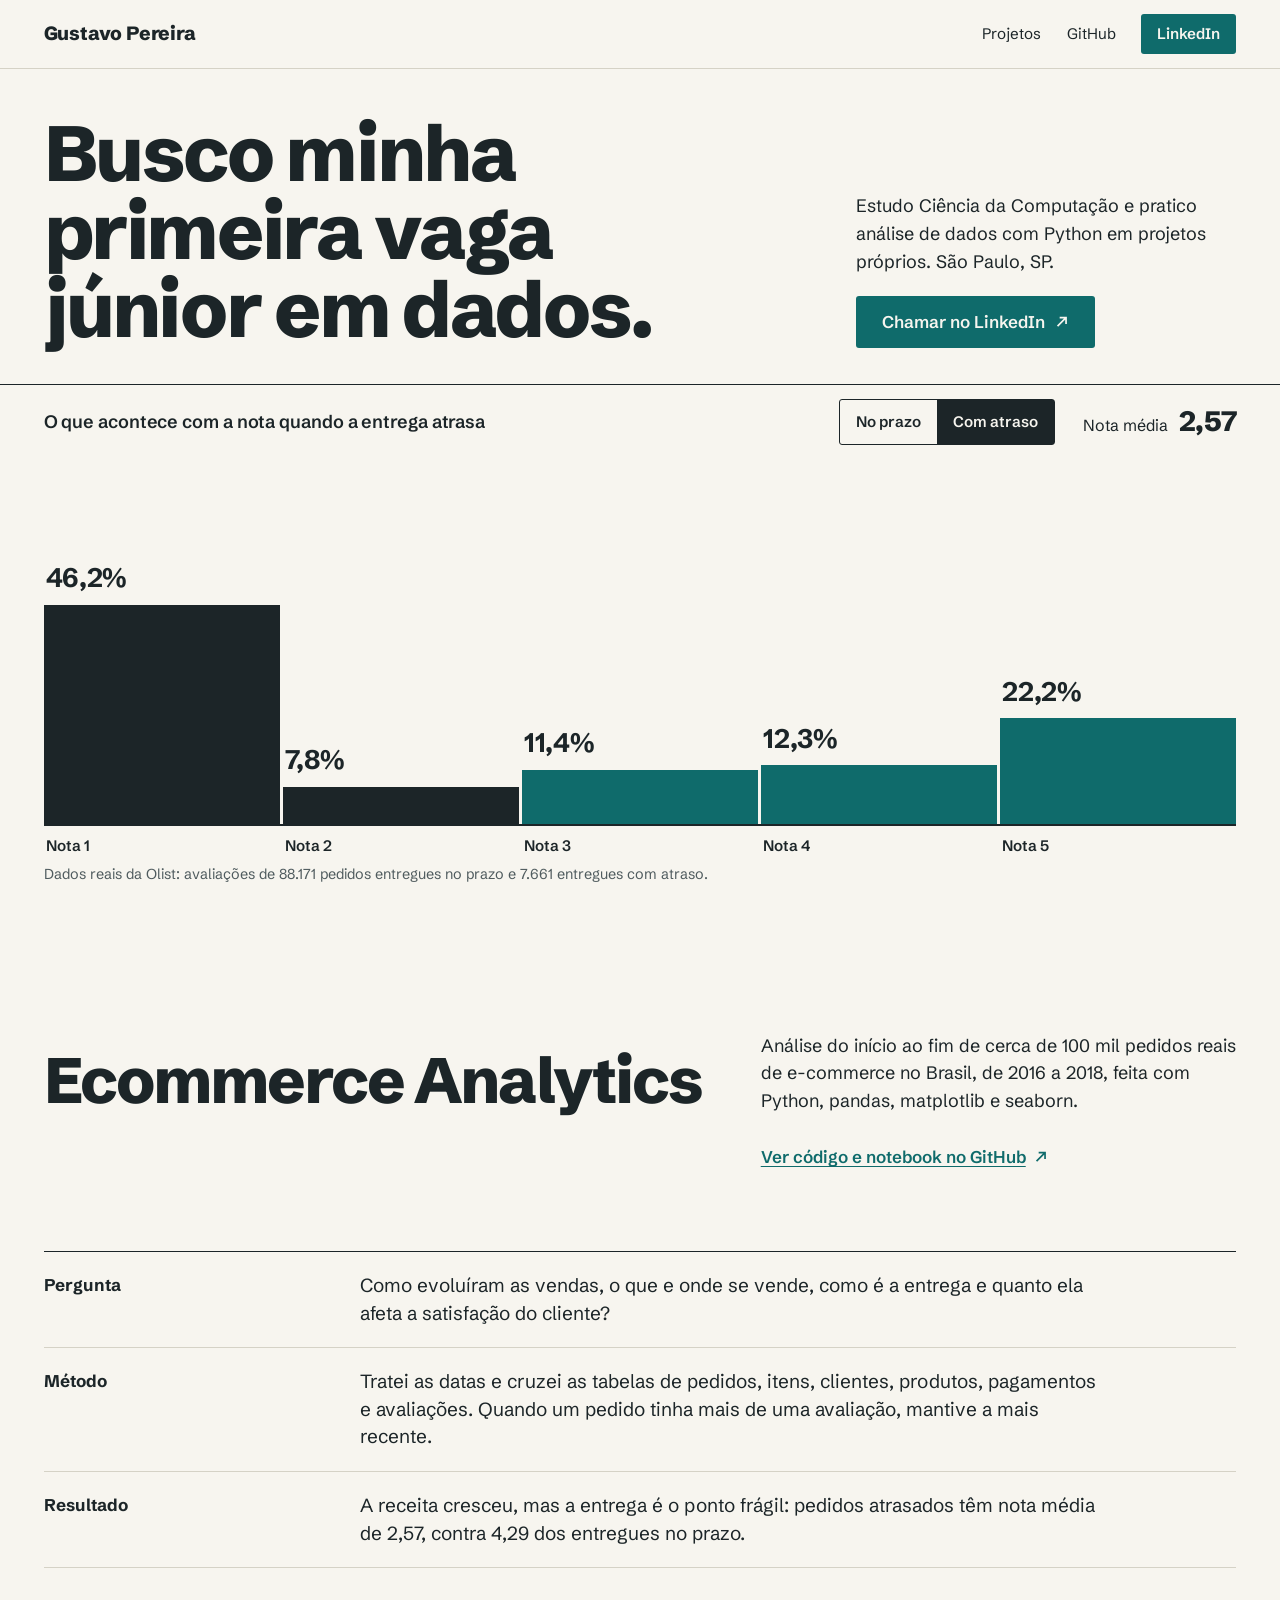
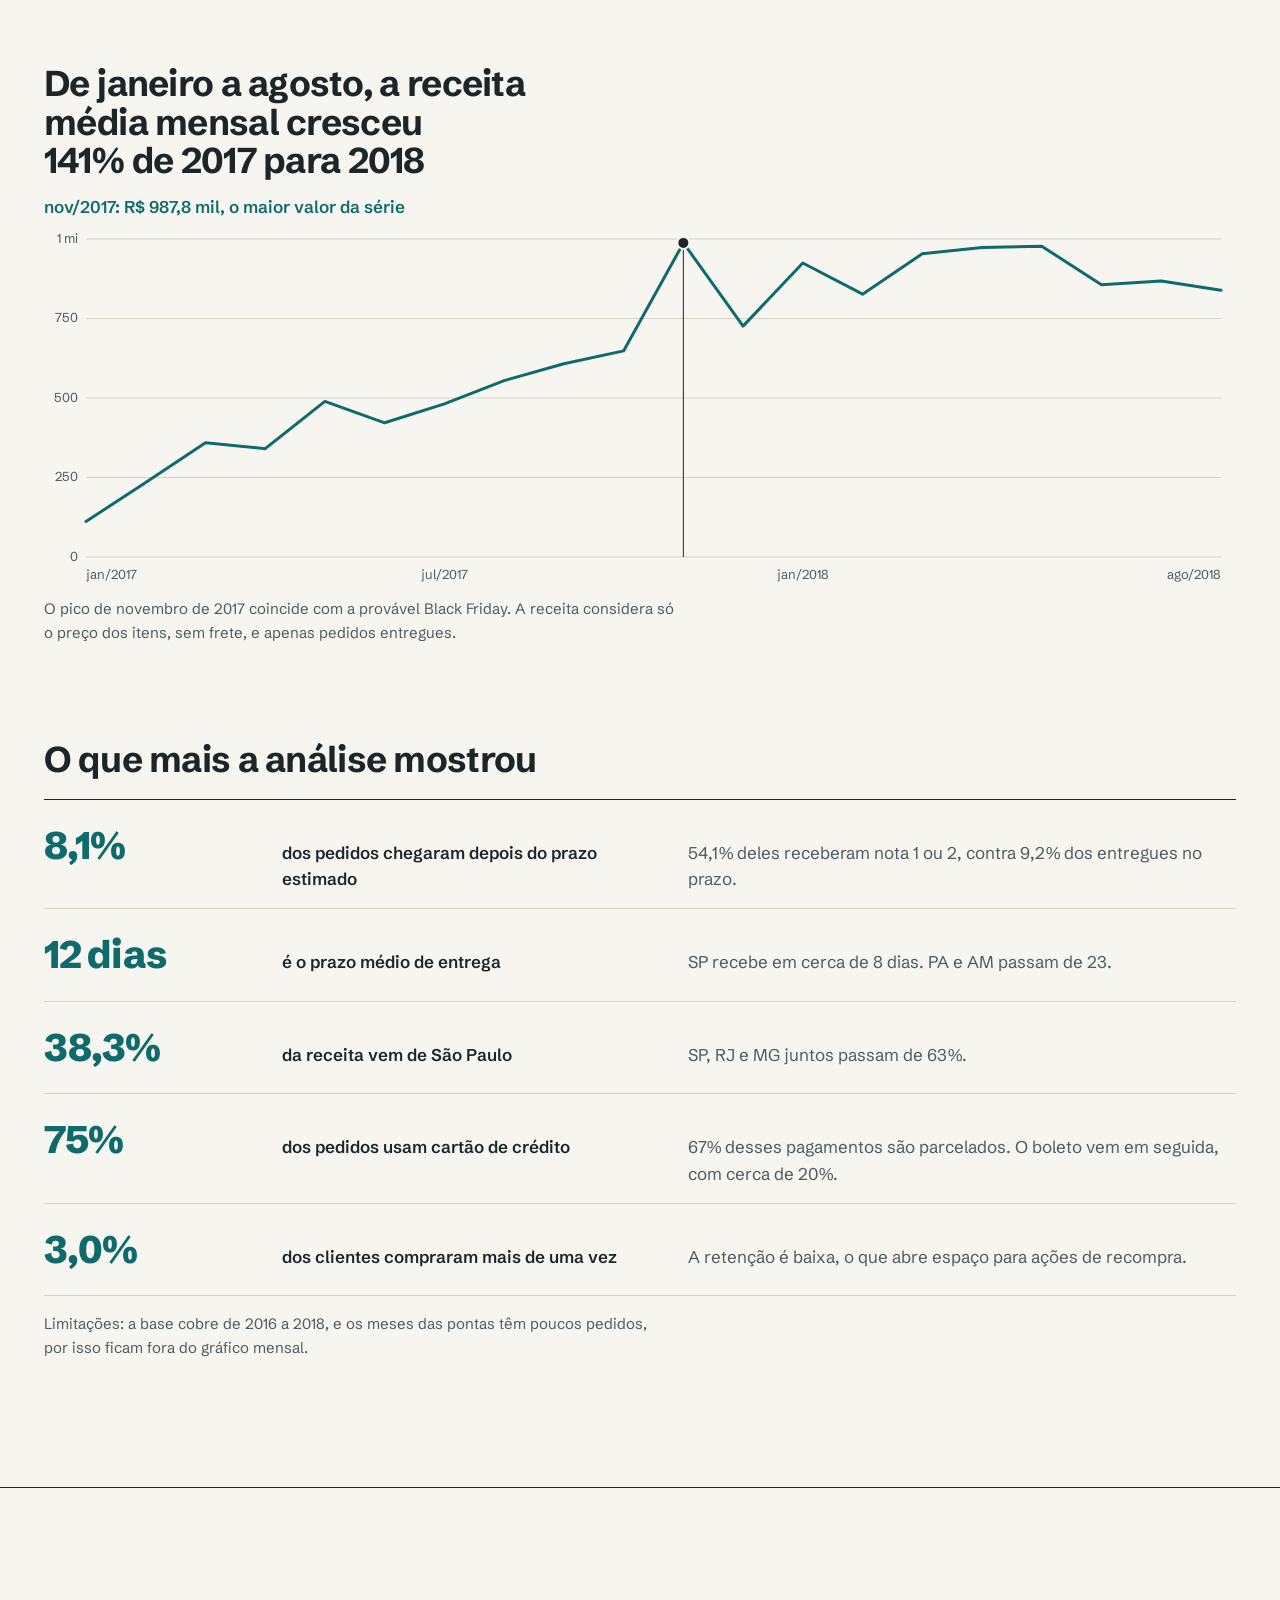
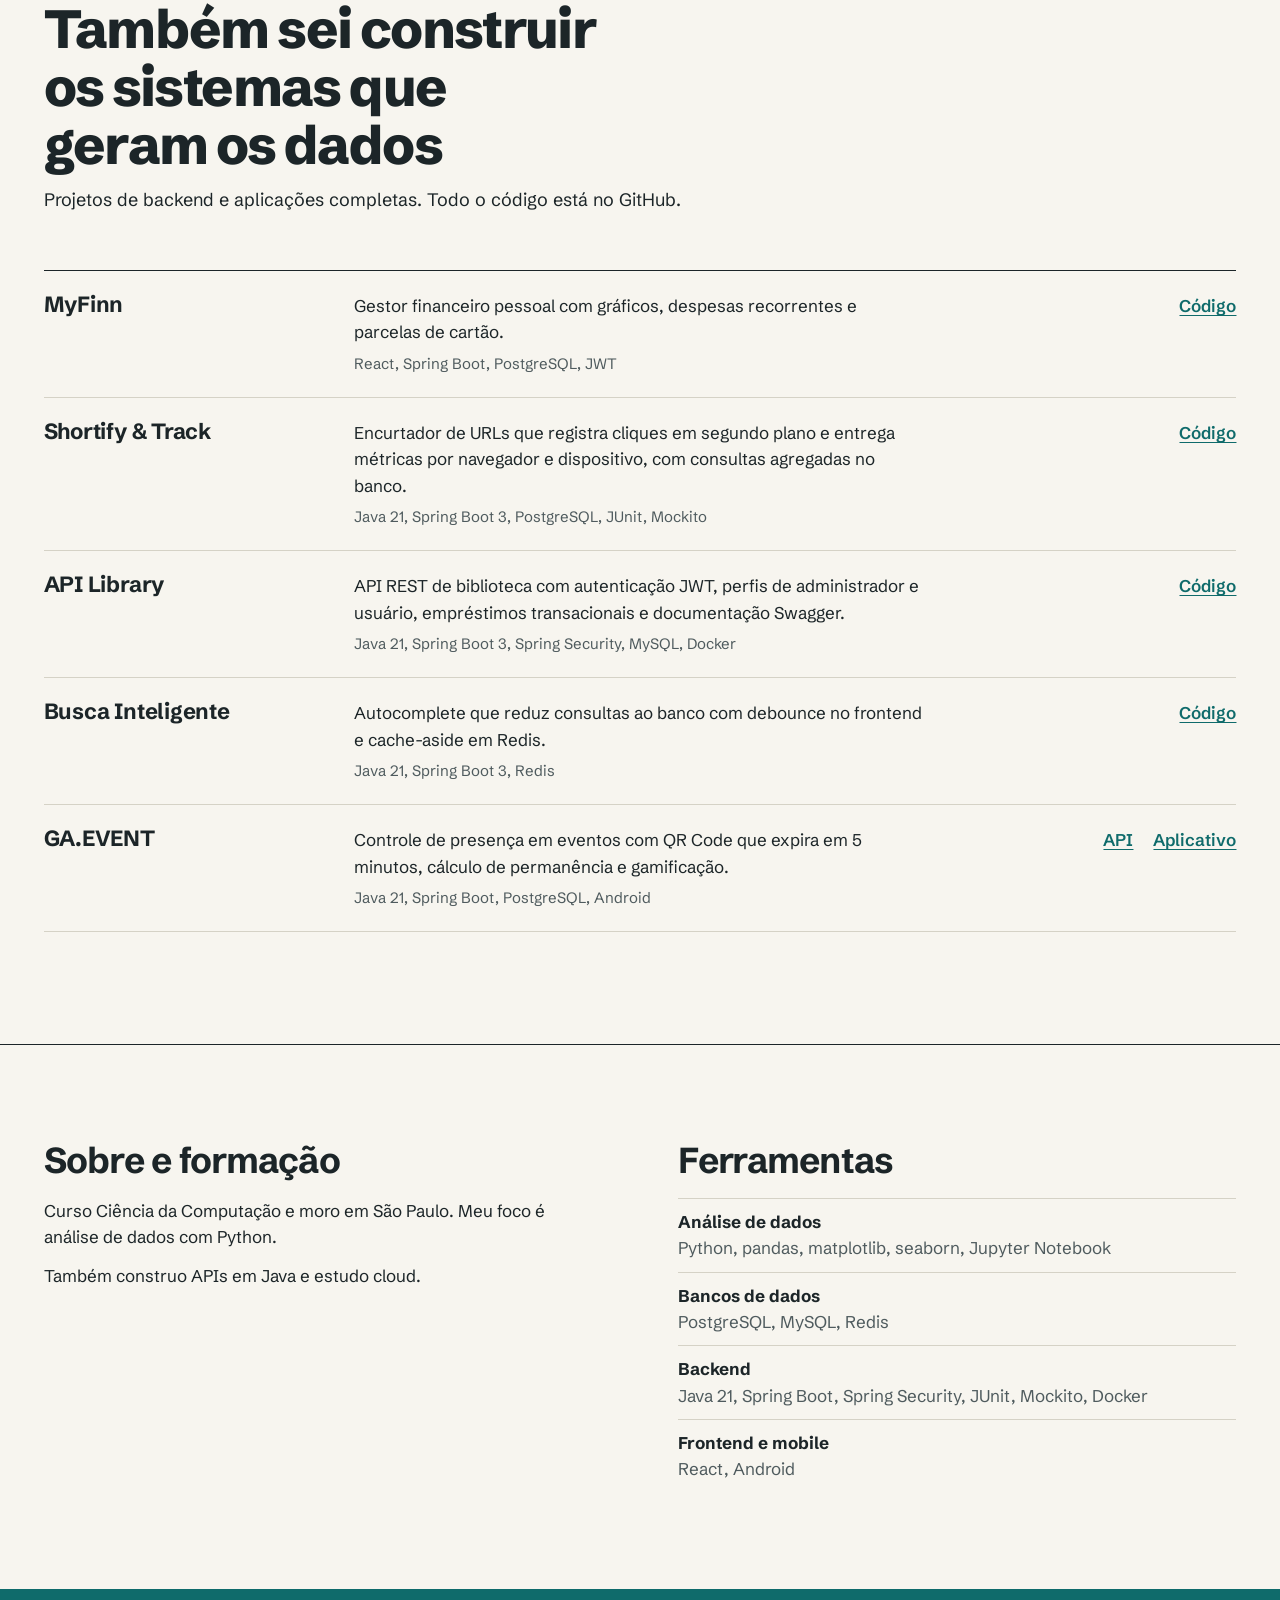
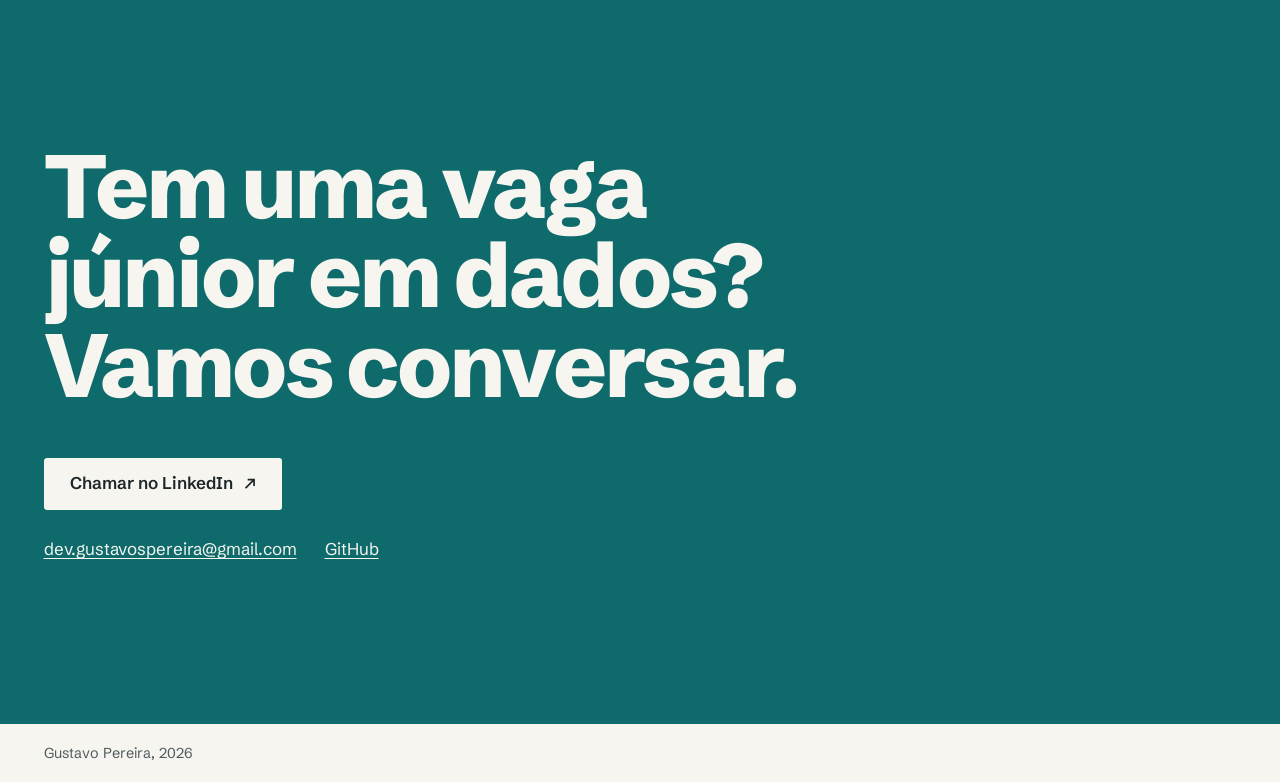
<file: index.html>
<!doctype html>
<html lang="pt-BR">
<head>
  <meta charset="utf-8">
  <meta name="viewport" content="width=device-width, initial-scale=1">
  <title>Gustavo Pereira | Análise de dados com Python</title>
  <meta name="description" content="Estudo Ciência da Computação e pratico análise de dados com Python em projetos próprios. Busco minha primeira vaga júnior em dados.">
  <meta name="theme-color" content="#F7F5EF">
  <meta property="og:title" content="Gustavo Pereira | Análise de dados com Python">
  <meta property="og:description" content="Busco minha primeira vaga júnior em dados. Veja a análise completa de cerca de 100 mil pedidos reais de e-commerce.">
  <meta property="og:type" content="website">
  <link rel="preconnect" href="https://fonts.googleapis.com">
  <link rel="preconnect" href="https://fonts.gstatic.com" crossorigin>
  <link rel="stylesheet" href="https://fonts.googleapis.com/css2?family=Schibsted+Grotesk:wght@400;500;600;700;800&display=swap">
  <link rel="stylesheet" href="styles.css">
  <script>document.documentElement.classList.add('js')</script>
</head>
<body>
  <a class="skip" href="#conteudo">Ir para o conteúdo</a>

  <header class="top">
    <a class="brand" href="#inicio">Gustavo Pereira</a>
    <nav aria-label="Principal">
      <a class="nav-link" href="#projetos">Projetos</a>
      <a class="nav-link" href="https://github.com/Pereira-gu">GitHub</a>
      <a class="btn btn-small" href="https://www.linkedin.com/in/guspereira-dev/">LinkedIn</a>
    </nav>
  </header>

  <main id="conteudo">
    <section class="hero" id="inicio">
      <div class="hero-text">
        <h1>Busco minha primeira vaga júnior em dados.</h1>
        <div class="hero-side">
          <p>Estudo Ciência da Computação e pratico análise de dados com Python em projetos próprios. São Paulo, SP.</p>
          <a class="btn" href="https://www.linkedin.com/in/guspereira-dev/">Chamar no LinkedIn
            <svg class="arrow" viewBox="0 0 16 16" aria-hidden="true"><path d="M3 13 13 3M5.5 3H13v7.5"/></svg>
          </a>
        </div>
      </div>

      <figure class="score" aria-labelledby="score-title">
        <div class="score-head">
          <h2 id="score-title">O que acontece com a nota quando a entrega atrasa</h2>
          <div class="toggle" role="group" aria-label="Escolher grupo de pedidos">
            <button type="button" data-group="prazo" aria-pressed="true">No prazo</button>
            <button type="button" data-group="atraso" aria-pressed="false">Com atraso</button>
          </div>
          <p class="mean">Nota média <strong id="mean-value" aria-live="polite">4,29</strong></p>
        </div>

        <div class="bars" id="bars" role="img" aria-label="Distribuição das notas de pedidos entregues no prazo: nota 1, 6,6%; nota 2, 2,6%; nota 3, 8,0%; nota 4, 20,4%; nota 5, 62,4%.">
          <div class="col low"><span class="val">6,6%</span><i class="fill" style="--v:6.6"></i></div>
          <div class="col low"><span class="val">2,6%</span><i class="fill" style="--v:2.6"></i></div>
          <div class="col"><span class="val">8,0%</span><i class="fill" style="--v:8"></i></div>
          <div class="col"><span class="val">20,4%</span><i class="fill" style="--v:20.4"></i></div>
          <div class="col"><span class="val">62,4%</span><i class="fill" style="--v:62.4"></i></div>
        </div>
        <div class="axis" aria-hidden="true">
          <span>Nota 1</span><span>Nota 2</span><span>Nota 3</span><span>Nota 4</span><span>Nota 5</span>
        </div>
        <figcaption>Dados reais da Olist: avaliações de 88.171 pedidos entregues no prazo e 7.661 entregues com atraso.</figcaption>
      </figure>
    </section>

    <section class="case" aria-labelledby="case-title" id="projetos">
      <div class="wrap">
        <header class="case-head">
          <h2 id="case-title">Ecommerce Analytics</h2>
          <p>Análise do início ao fim de cerca de 100 mil pedidos reais de e-commerce no Brasil, de 2016 a 2018, feita com Python, pandas, matplotlib e seaborn.</p>
          <a class="text-link" href="https://github.com/Pereira-gu/ecommerce-analytics">Ver código e notebook no GitHub
            <svg class="arrow" viewBox="0 0 16 16" aria-hidden="true"><path d="M3 13 13 3M5.5 3H13v7.5"/></svg>
          </a>
        </header>

        <dl class="story">
          <div>
            <dt>Pergunta</dt>
            <dd>Como evoluíram as vendas, o que e onde se vende, como é a entrega e quanto ela afeta a satisfação do cliente?</dd>
          </div>
          <div>
            <dt>Método</dt>
            <dd>Tratei as datas e cruzei as tabelas de pedidos, itens, clientes, produtos, pagamentos e avaliações. Quando um pedido tinha mais de uma avaliação, mantive a mais recente.</dd>
          </div>
          <div>
            <dt>Resultado</dt>
            <dd>A receita cresceu, mas a entrega é o ponto frágil: pedidos atrasados têm nota média de 2,57, contra 4,29 dos entregues no prazo.</dd>
          </div>
        </dl>

        <figure class="line">
          <h3>De janeiro a agosto, a receita média mensal cresceu 141% de 2017 para 2018</h3>
          <p class="readout" id="readout" aria-live="polite"></p>
          <div class="line-chart" id="line-chart"></div>
          <table class="data-table">
            <caption>Receita mensal, em milhares de reais</caption>
            <thead><tr><th scope="col">Mês</th><th scope="col">R$ mil</th></tr></thead>
            <tbody id="line-table"></tbody>
          </table>
          <figcaption>O pico de novembro de 2017 coincide com a provável Black Friday. A receita considera só o preço dos itens, sem frete, e apenas pedidos entregues.</figcaption>
        </figure>

        <h3 class="findings-title">O que mais a análise mostrou</h3>
        <table class="findings">
          <thead class="sr-only"><tr><th scope="col">Resultado</th><th scope="col">Indicador</th><th scope="col">Leitura</th></tr></thead>
          <tbody>
            <tr><td class="num">8,1%</td><th scope="row">dos pedidos chegaram depois do prazo estimado</th><td>54,1% deles receberam nota 1 ou 2, contra 9,2% dos entregues no prazo.</td></tr>
            <tr><td class="num">12 dias</td><th scope="row">é o prazo médio de entrega</th><td>SP recebe em cerca de 8 dias. PA e AM passam de 23.</td></tr>
            <tr><td class="num">38,3%</td><th scope="row">da receita vem de São Paulo</th><td>SP, RJ e MG juntos passam de 63%.</td></tr>
            <tr><td class="num">75%</td><th scope="row">dos pedidos usam cartão de crédito</th><td>67% desses pagamentos são parcelados. O boleto vem em seguida, com cerca de 20%.</td></tr>
            <tr><td class="num">3,0%</td><th scope="row">dos clientes compraram mais de uma vez</th><td>A retenção é baixa, o que abre espaço para ações de recompra.</td></tr>
          </tbody>
        </table>
        <p class="note">Limitações: a base cobre de 2016 a 2018, e os meses das pontas têm poucos pedidos, por isso ficam fora do gráfico mensal.</p>
      </div>
    </section>

    <section class="more" aria-labelledby="more-title">
      <div class="wrap">
        <div class="section-intro">
          <h2 id="more-title">Também sei construir os sistemas que geram os dados</h2>
          <p>Projetos de backend e aplicações completas. Todo o código está no GitHub.</p>
        </div>
        <ul class="projects">
          <li>
            <h3>MyFinn</h3>
            <p>Gestor financeiro pessoal com gráficos, despesas recorrentes e parcelas de cartão.</p>
            <p class="stack">React, Spring Boot, PostgreSQL, JWT</p>
            <p class="links"><a href="https://github.com/Pereira-gu/MyFinn">Código</a></p>
          </li>
          <li>
            <h3>Shortify &amp; Track</h3>
            <p>Encurtador de URLs que registra cliques em segundo plano e entrega métricas por navegador e dispositivo, com consultas agregadas no banco.</p>
            <p class="stack">Java 21, Spring Boot 3, PostgreSQL, JUnit, Mockito</p>
            <p class="links"><a href="https://github.com/Pereira-gu/URL_Shorter">Código</a></p>
          </li>
          <li>
            <h3>API Library</h3>
            <p>API REST de biblioteca com autenticação JWT, perfis de administrador e usuário, empréstimos transacionais e documentação Swagger.</p>
            <p class="stack">Java 21, Spring Boot 3, Spring Security, MySQL, Docker</p>
            <p class="links"><a href="https://github.com/Pereira-gu/api-library">Código</a></p>
          </li>
          <li>
            <h3>Busca Inteligente</h3>
            <p>Autocomplete que reduz consultas ao banco com debounce no frontend e cache-aside em Redis.</p>
            <p class="stack">Java 21, Spring Boot 3, Redis</p>
            <p class="links"><a href="https://github.com/Pereira-gu/busca-inteligente">Código</a></p>
          </li>
          <li>
            <h3>GA.EVENT</h3>
            <p>Controle de presença em eventos com QR Code que expira em 5 minutos, cálculo de permanência e gamificação.</p>
            <p class="stack">Java 21, Spring Boot, PostgreSQL, Android</p>
            <p class="links"><a href="https://github.com/Pereira-gu/ga-evento-api">API</a><a href="https://github.com/Pereira-gu/GA-evento-app">Aplicativo</a></p>
          </li>
        </ul>
      </div>
    </section>

    <section class="about" aria-label="Sobre e ferramentas">
      <div class="wrap about-grid">
        <div>
          <h2>Sobre e formação</h2>
          <p>Curso Ciência da Computação e moro em São Paulo. Meu foco é análise de dados com Python.</p>
          <p>Também construo APIs em Java e estudo cloud.</p>
        </div>
        <div>
          <h2>Ferramentas</h2>
          <dl class="tools">
            <div><dt>Análise de dados</dt><dd>Python, pandas, matplotlib, seaborn, Jupyter Notebook</dd></div>
            <div><dt>Bancos de dados</dt><dd>PostgreSQL, MySQL, Redis</dd></div>
            <div><dt>Backend</dt><dd>Java 21, Spring Boot, Spring Security, JUnit, Mockito, Docker</dd></div>
            <div><dt>Frontend e mobile</dt><dd>React, Android</dd></div>
          </dl>
        </div>
      </div>
    </section>

    <section class="contact" aria-labelledby="contact-title">
      <div class="wrap">
        <h2 id="contact-title">Tem uma vaga júnior em dados? Vamos conversar.</h2>
        <a class="btn btn-invert" href="https://www.linkedin.com/in/guspereira-dev/">Chamar no LinkedIn
          <svg class="arrow" viewBox="0 0 16 16" aria-hidden="true"><path d="M3 13 13 3M5.5 3H13v7.5"/></svg>
        </a>
        <p class="contact-alt"><a href="mailto:dev.gustavospereira@gmail.com">dev.gustavospereira@gmail.com</a><a href="https://github.com/Pereira-gu">GitHub</a></p>
      </div>
    </section>
  </main>

  <footer class="foot">Gustavo Pereira, 2026</footer>
  <script src="main.js" defer></script>
</body>
</html>
</file>
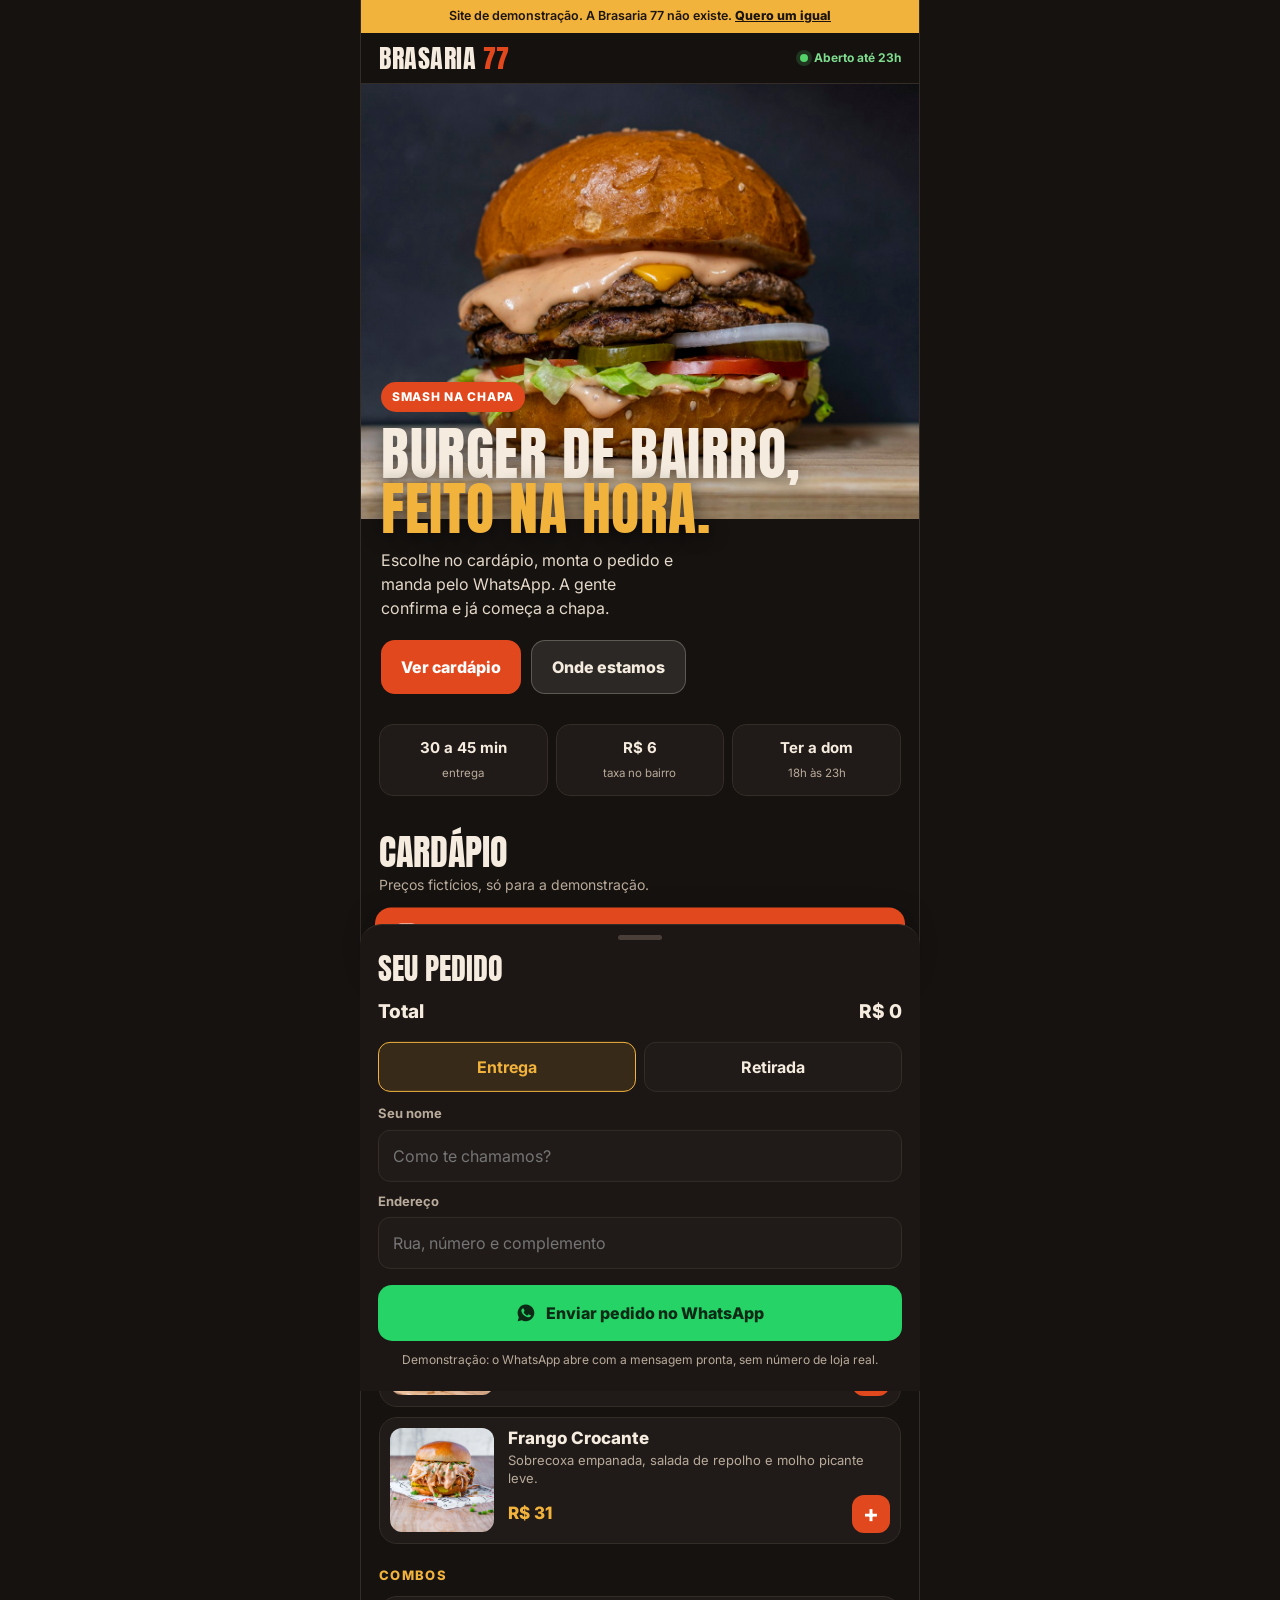
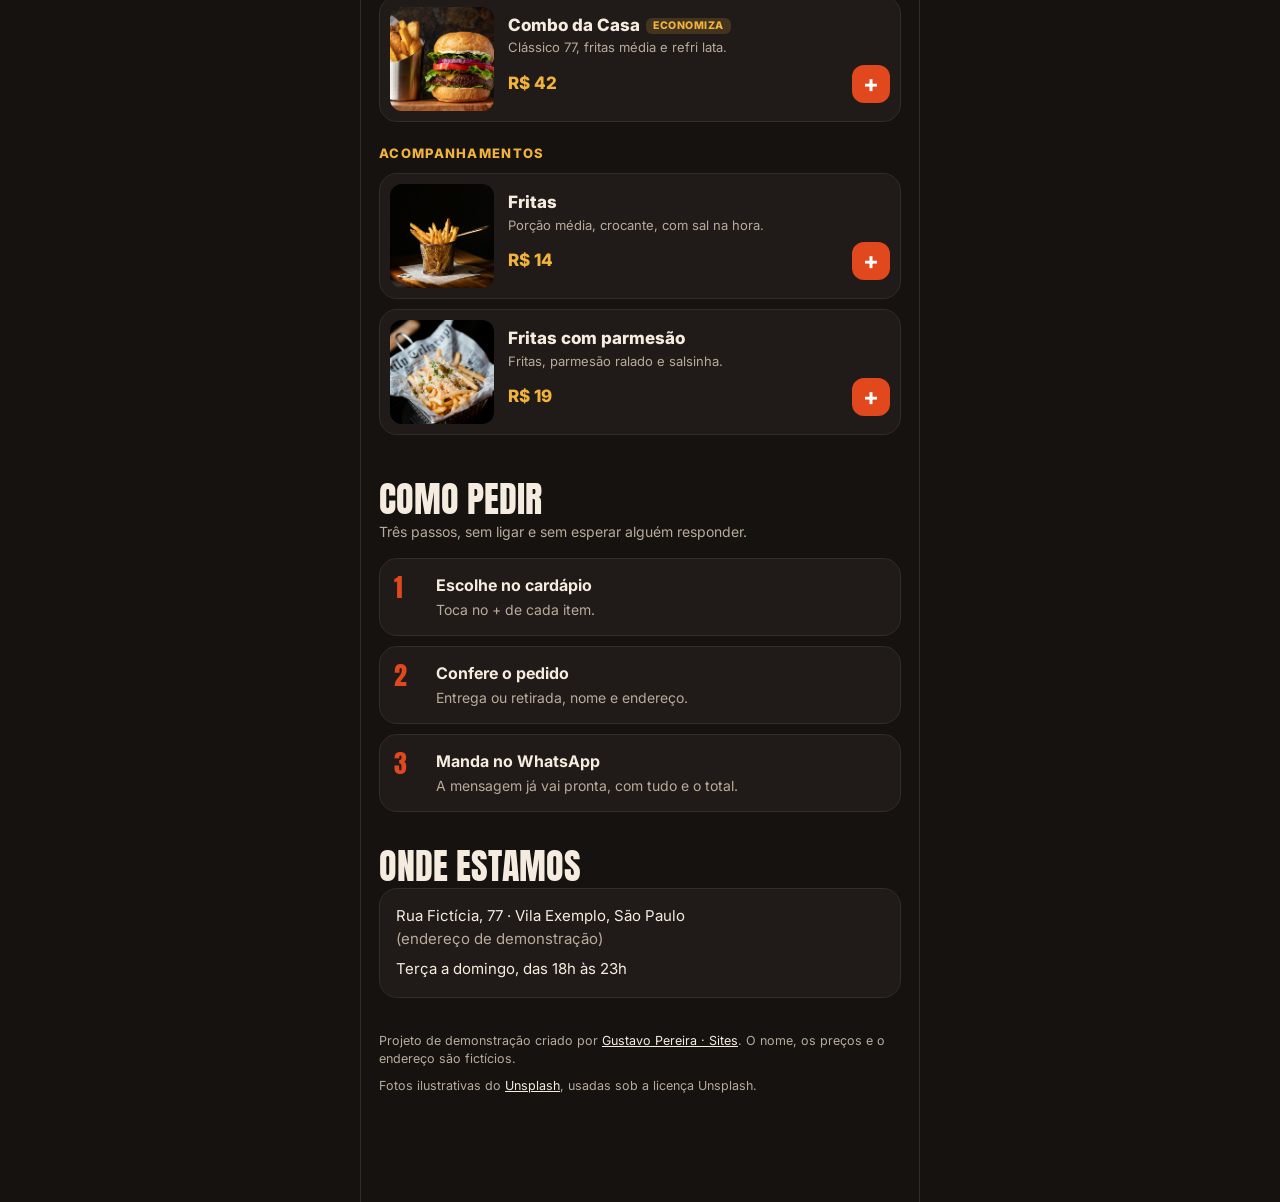
<file: hamburgueria-demo/index.html>
<!DOCTYPE html>
<html lang="pt-BR">
<head>
<meta charset="utf-8">
<meta name="viewport" content="width=device-width, initial-scale=1, viewport-fit=cover">
<title>Brasaria 77 · Hamburgueria de bairro (demonstração)</title>
<meta name="description" content="Site de demonstração de uma hamburgueria fictícia: cardápio com foto e preço e pedido direto pelo WhatsApp.">
<meta name="robots" content="noindex">
<meta name="theme-color" content="#151210">
<link rel="preconnect" href="https://fonts.googleapis.com">
<link rel="preconnect" href="https://fonts.gstatic.com" crossorigin>
<link href="https://fonts.googleapis.com/css2?family=Anton&family=Inter:wght@400;500;600;700;800&display=swap" rel="stylesheet">
<style>
:root{--bg:#151210;--card:#201b18;--line:#342c27;--cream:#f5ecdf;--muted:#b9ab9b;--fire:#e2481e;--mustard:#f2b33d;--r:18px}
*{box-sizing:border-box;margin:0;padding:0}
html{scroll-behavior:smooth}
body{background:var(--bg);color:var(--cream);font:16px/1.5 Inter,system-ui,sans-serif;-webkit-font-smoothing:antialiased;padding-bottom:96px}
img{display:block;max-width:100%}
a{color:inherit}
button{font:inherit;cursor:pointer;border:0}
.demo{background:var(--mustard);color:#1b1410;font-size:12.5px;font-weight:600;text-align:center;padding:7px 14px}
.demo a{font-weight:800}
header{position:sticky;top:0;z-index:20;display:flex;align-items:center;justify-content:space-between;padding:12px 18px;background:rgba(21,18,16,.92);backdrop-filter:blur(10px);border-bottom:1px solid var(--line)}
.logo{font-family:Anton,Impact,sans-serif;font-size:26px;letter-spacing:.5px;line-height:1}
.logo b{color:var(--fire);font-weight:400}
.aberto{font-size:12px;font-weight:700;color:#7fdc8f;display:flex;align-items:center;gap:6px}
.aberto::before{content:"";width:8px;height:8px;border-radius:50%;background:#53d36a;box-shadow:0 0 0 4px rgba(83,211,106,.18)}
.hero{position:relative;min-height:640px;display:flex;flex-direction:column;justify-content:flex-end;padding:28px 20px 30px;overflow:hidden}
.hero img{position:absolute;left:0;right:0;top:0;width:100%;height:68%;object-fit:cover;object-position:center 45%}
.hero::after{content:"";position:absolute;inset:0;background:linear-gradient(180deg,rgba(21,18,16,0) 30%,rgba(21,18,16,.85) 58%,var(--bg) 70%)}
.hero>*{position:relative;z-index:1}
.selo{display:inline-block;align-self:flex-start;background:var(--fire);color:#fff;font-size:12px;font-weight:800;letter-spacing:.06em;text-transform:uppercase;padding:6px 11px;border-radius:999px;margin-bottom:14px}
.hero h1{text-shadow:0 2px 18px rgba(0,0,0,.55);font-family:Anton,Impact,sans-serif;font-weight:400;font-size:58px;line-height:.95;text-transform:uppercase;letter-spacing:.5px}
.hero h1 span{color:var(--mustard)}
.hero p{color:#e4d8c8;margin:12px 0 20px;max-width:30ch}
.cta{display:flex;gap:10px;flex-wrap:wrap}
.btn{display:inline-flex;align-items:center;justify-content:center;gap:8px;padding:14px 20px;border-radius:14px;font-weight:800;text-decoration:none}
.btn.main{background:var(--fire);color:#fff}
.btn.ghost{background:rgba(245,236,223,.1);border:1px solid rgba(245,236,223,.25)}
.info{display:grid;grid-template-columns:repeat(3,1fr);gap:8px;padding:0 18px 8px}
.info div{background:var(--card);border:1px solid var(--line);border-radius:14px;padding:12px 10px;text-align:center}
.info b{display:block;font-size:15px}
.info small{color:var(--muted);font-size:11.5px}
section{padding:30px 18px 6px;scroll-margin-top:64px}
.cat{scroll-margin-top:70px}
h2{font-family:Anton,Impact,sans-serif;font-weight:400;font-size:36px;text-transform:uppercase;line-height:1;margin-bottom:4px}
.sub{color:var(--muted);font-size:14px;margin-bottom:16px}
.tabs{display:flex;gap:8px;overflow-x:auto;padding-bottom:4px;margin-bottom:14px;scrollbar-width:none}
.tabs a{flex:none;text-decoration:none;font-size:14px;font-weight:700;padding:8px 14px;border-radius:999px;border:1px solid var(--line);color:var(--muted)}
.tabs a.on{background:var(--cream);color:#1b1410;border-color:var(--cream)}
.cat{font-size:13px;font-weight:800;letter-spacing:.1em;text-transform:uppercase;color:var(--mustard);margin:22px 0 10px}
.item{display:grid;grid-template-columns:104px 1fr;gap:14px;align-items:center;background:var(--card);border:1px solid var(--line);border-radius:var(--r);padding:10px;margin-bottom:10px}
.item img{width:104px;height:104px;object-fit:cover;border-radius:12px}
.item h3{font-size:17px;font-weight:800;line-height:1.2}
.item p{color:var(--muted);font-size:13px;line-height:1.35;margin:4px 0 8px}
.item .row{display:flex;align-items:center;justify-content:space-between}
.preco{font-weight:800;font-size:17px;color:var(--mustard)}
.add{width:38px;height:38px;border-radius:12px;background:var(--fire);color:#fff;font-size:24px;font-weight:700;line-height:1;display:grid;place-items:center;transition:transform .15s}
.add:active{transform:scale(.9)}
.add.qtd{width:auto;padding:0 12px;font-size:15px}
.tag{display:inline-block;font-size:10.5px;font-weight:800;letter-spacing:.05em;text-transform:uppercase;background:rgba(242,179,61,.16);color:var(--mustard);padding:2px 7px;border-radius:6px;margin-left:6px;vertical-align:2px}
.como{display:grid;gap:10px}
.passo{display:flex;gap:14px;align-items:flex-start;background:var(--card);border:1px solid var(--line);border-radius:var(--r);padding:14px}
.passo i{flex:none;font-style:normal;font-family:Anton,Impact,sans-serif;font-size:26px;color:var(--fire);width:28px;line-height:1.1}
.passo b{display:block}
.passo span{color:var(--muted);font-size:14px}
.onde{background:var(--card);border:1px solid var(--line);border-radius:var(--r);padding:16px;display:grid;gap:8px;font-size:15px}
.onde span{color:var(--muted)}
footer{padding:28px 18px 10px;color:var(--muted);font-size:12.5px;display:grid;gap:8px}
footer a{color:var(--cream)}
.bag{position:fixed;left:14px;right:14px;bottom:14px;z-index:30;display:flex;align-items:center;justify-content:space-between;background:var(--fire);color:#fff;border-radius:16px;padding:15px 18px;font-weight:800;box-shadow:0 12px 30px rgba(0,0,0,.45);transform:translateY(140%);transition:transform .35s cubic-bezier(.2,.9,.3,1.2)}
.bag.on{transform:none}
.bag .n{background:#fff;color:var(--fire);border-radius:8px;padding:1px 8px;margin-right:8px}
.veu{position:fixed;inset:0;z-index:40;background:rgba(0,0,0,.55);opacity:0;pointer-events:none;transition:opacity .25s}
.veu.on{opacity:1;pointer-events:auto}
.gaveta{position:fixed;left:0;right:0;bottom:0;z-index:50;background:#1c1714;border-radius:22px 22px 0 0;border-top:1px solid var(--line);padding:10px 18px 22px;max-height:88vh;overflow:auto;transform:translateY(105%);transition:transform .35s cubic-bezier(.2,.9,.3,1)}
.gaveta.on{transform:none}
.alca{width:44px;height:5px;border-radius:9px;background:#4a3f38;margin:0 auto 14px}
.gaveta h2{font-size:30px}
.linha{display:flex;justify-content:space-between;gap:10px;padding:10px 0;border-bottom:1px solid var(--line);font-size:15px}
.linha small{color:var(--muted)}
.total{display:flex;justify-content:space-between;font-weight:800;font-size:19px;margin:14px 0 16px}
.op{display:grid;grid-template-columns:1fr 1fr;gap:8px;margin-bottom:12px}
.op button{padding:12px;border-radius:12px;background:var(--card);border:1px solid var(--line);color:var(--cream);font-weight:700}
.op button.on{border-color:var(--mustard);background:rgba(242,179,61,.12);color:var(--mustard)}
label{display:block;font-size:13px;font-weight:700;color:var(--muted);margin:10px 0 6px}
input{width:100%;padding:13px 14px;border-radius:12px;border:1px solid var(--line);background:var(--card);color:var(--cream);font:inherit;font-size:16px}
.zap{width:100%;margin-top:16px;padding:16px;border-radius:14px;background:#25d366;color:#0b2914;font-weight:800;font-size:16px;display:flex;align-items:center;justify-content:center;gap:10px}
.nota{color:var(--muted);font-size:12px;text-align:center;margin-top:10px}
@media (min-width:760px){body{max-width:560px;margin:0 auto;border-left:1px solid var(--line);border-right:1px solid var(--line)}.bag,.gaveta{max-width:560px;margin:0 auto}.bag{left:50%;right:auto;width:530px;margin-left:-265px}}
@media (prefers-reduced-motion:reduce){*{transition:none!important;scroll-behavior:auto!important}}
</style>
</head>
<body>
<div class="demo">Site de demonstração. A Brasaria 77 não existe. <a href="https://pereira-gu.github.io/sites/">Quero um igual</a></div>
<header>
  <div class="logo">BRASARIA <b>77</b></div>
  <div class="aberto">Aberto até 23h</div>
</header>

<main>
<div class="hero">
  <img src="img/hero.jpg" alt="Hambúrguer duplo com queijo derretido">
  <span class="selo">Smash na chapa</span>
  <h1>Burger de bairro, <span>feito na hora.</span></h1>
  <p>Escolhe no cardápio, monta o pedido e manda pelo WhatsApp. A gente confirma e já começa a chapa.</p>
  <div class="cta">
    <a class="btn main" href="#cardapio">Ver cardápio</a>
    <a class="btn ghost" href="#onde">Onde estamos</a>
  </div>
</div>

<div class="info">
  <div><b>30 a 45 min</b><small>entrega</small></div>
  <div><b>R$ 6</b><small>taxa no bairro</small></div>
  <div><b>Ter a dom</b><small>18h às 23h</small></div>
</div>

<section id="cardapio">
  <h2>Cardápio</h2>
  <p class="sub">Preços fictícios, só para a demonstração.</p>
  <nav class="tabs" aria-label="Categorias">
    <a href="#burgers" class="on">Burgers</a><a href="#combos">Combos</a><a href="#acomp">Acompanhamentos</a>
  </nav>
  <div id="lista"></div>
</section>

<section>
  <h2>Como pedir</h2>
  <p class="sub">Três passos, sem ligar e sem esperar alguém responder.</p>
  <div class="como">
    <div class="passo"><i>1</i><div><b>Escolhe no cardápio</b><span>Toca no + de cada item.</span></div></div>
    <div class="passo"><i>2</i><div><b>Confere o pedido</b><span>Entrega ou retirada, nome e endereço.</span></div></div>
    <div class="passo"><i>3</i><div><b>Manda no WhatsApp</b><span>A mensagem já vai pronta, com tudo e o total.</span></div></div>
  </div>
</section>

<section id="onde">
  <h2>Onde estamos</h2>
  <div class="onde">
    <div>Rua Fictícia, 77 · Vila Exemplo, São Paulo<br><span>(endereço de demonstração)</span></div>
    <div>Terça a domingo, das 18h às 23h</div>
  </div>
</section>
</main>

<footer>
  <div>Projeto de demonstração criado por <a href="https://pereira-gu.github.io/sites/">Gustavo Pereira · Sites</a>. O nome, os preços e o endereço são fictícios.</div>
  <div>Fotos ilustrativas do <a href="https://unsplash.com">Unsplash</a>, usadas sob a licença Unsplash.</div>
</footer>

<button class="bag" id="bag" aria-live="polite"><span><span class="n" id="bagN">0</span>Ver pedido</span><span id="bagT">R$ 0</span></button>
<div class="veu" id="veu"></div>
<div class="gaveta" id="gaveta" role="dialog" aria-label="Seu pedido">
  <div class="alca"></div>
  <h2>Seu pedido</h2>
  <div id="linhas"></div>
  <div class="total"><span>Total</span><span id="tot">R$ 0</span></div>
  <div class="op"><button class="on" data-op="Entrega">Entrega</button><button data-op="Retirada">Retirada</button></div>
  <label for="nome">Seu nome</label><input id="nome" autocomplete="name" placeholder="Como te chamamos?">
  <div id="endBox"><label for="end">Endereço</label><input id="end" autocomplete="street-address" placeholder="Rua, número e complemento"></div>
  <button class="zap" id="zap"><svg width="20" height="20" viewBox="0 0 24 24" fill="currentColor" aria-hidden="true"><path d="M12 2a10 10 0 0 0-8.6 15.1L2 22l5-1.3A10 10 0 1 0 12 2zm5.3 14.1c-.2.6-1.3 1.2-1.8 1.2-.5.1-1 .2-3.3-.7-2.8-1.1-4.5-4-4.7-4.2-.1-.2-1.1-1.5-1.1-2.9s.7-2.1 1-2.4c.3-.3.6-.3.8-.3h.6c.2 0 .4 0 .6.5l.8 2c.1.2.1.4 0 .5l-.4.6-.4.4c-.1.2-.3.3-.1.6.2.3.8 1.3 1.7 2.1 1.2 1 2.1 1.4 2.4 1.5.3.1.5.1.6-.1l.9-1c.2-.3.4-.2.6-.1l1.9.9c.3.1.5.2.5.3.1.2.1.7-.1 1.2z"/></svg>Enviar pedido no WhatsApp</button>
  <p class="nota">Demonstração: o WhatsApp abre com a mensagem pronta, sem número de loja real.</p>
</div>

<script>
const MENU=[
 {cat:'Burgers',id:'burgers',itens:[
  {k:'classico',n:'Clássico 77',d:'Blend de 150 g, cheddar, alface, tomate e molho da casa.',p:29},
  {k:'duplo',n:'Duplo Smash',d:'Dois smash de 90 g, cheddar duplo, cebola na chapa e picles.',p:36,t:'Mais pedido'},
  {k:'bacon',n:'Bacon na Brasa',d:'Blend de 150 g, bacon crocante, queijo prato e maionese defumada.',p:38},
  {k:'frango',n:'Frango Crocante',d:'Sobrecoxa empanada, salada de repolho e molho picante leve.',p:31}]},
 {cat:'Combos',id:'combos',itens:[
  {k:'combo',n:'Combo da Casa',d:'Clássico 77, fritas média e refri lata.',p:42,t:'Economiza'}]},
 {cat:'Acompanhamentos',id:'acomp',itens:[
  {k:'fritas',n:'Fritas',d:'Porção média, crocante, com sal na hora.',p:14},
  {k:'parmesao',n:'Fritas com parmesão',d:'Fritas, parmesão ralado e salsinha.',p:19}]}];
const R=v=>'R$ '+v.toFixed(0);
const bag={};
const lista=document.getElementById('lista');
lista.innerHTML=MENU.map(c=>`<h3 class="cat" id="${c.id}">${c.cat}</h3>`+c.itens.map(i=>`<article class="item" data-k="${i.k}"><img src="img/${i.k}.jpg" alt="${i.n}" loading="lazy" width="104" height="104"><div><h3>${i.n}${i.t?`<span class="tag">${i.t}</span>`:''}</h3><p>${i.d}</p><div class="row"><span class="preco">${R(i.p)}</span><button class="add" data-add="${i.k}" aria-label="Adicionar ${i.n}">+</button></div></div></article>`).join('')).join('');
const ALL=Object.fromEntries(MENU.flatMap(c=>c.itens).map(i=>[i.k,i]));
const $=id=>document.getElementById(id);
let op='Entrega';
function render(){
  const ks=Object.keys(bag).filter(k=>bag[k]>0);
  const n=ks.reduce((a,k)=>a+bag[k],0), sub=ks.reduce((a,k)=>a+bag[k]*ALL[k].p,0), tx=op==='Entrega'&&n?6:0;
  $('bagN').textContent=n;$('bagT').textContent=R(sub+tx);$('bag').classList.toggle('on',n>0);
  document.querySelectorAll('[data-add]').forEach(b=>{const q=bag[b.dataset.add]||0;b.textContent=q?q+' no pedido':'+';b.classList.toggle('qtd',q>0)});
  $('linhas').innerHTML=ks.map(k=>`<div class="linha"><span>${bag[k]}x ${ALL[k].n}</span><span>${R(bag[k]*ALL[k].p)}</span></div>`).join('')+(tx?`<div class="linha"><small>Taxa de entrega</small><small>${R(tx)}</small></div>`:'');
  $('tot').textContent=R(sub+tx);$('endBox').style.display=op==='Entrega'?'':'none';
  return {ks,sub,tx};
}
lista.addEventListener('click',e=>{const b=e.target.closest('[data-add]');if(!b)return;bag[b.dataset.add]=(bag[b.dataset.add]||0)+1;render()});
const abrir=v=>{$('gaveta').classList.toggle('on',v);$('veu').classList.toggle('on',v)};
$('bag').onclick=()=>abrir(true);$('veu').onclick=()=>abrir(false);
document.querySelectorAll('[data-op]').forEach(b=>b.onclick=()=>{op=b.dataset.op;document.querySelectorAll('[data-op]').forEach(x=>x.classList.toggle('on',x===b));render()});
document.querySelectorAll('.tabs a').forEach(a=>a.addEventListener('click',()=>{document.querySelectorAll('.tabs a').forEach(x=>x.classList.toggle('on',x===a))}));
$('zap').onclick=()=>{
  const {ks,sub,tx}=render();if(!ks.length)return;
  const nome=$('nome').value.trim()||'(seu nome)', end=$('end').value.trim();
  const msg=`Oi, Brasaria 77! Quero fazer um pedido:\n`+ks.map(k=>`• ${bag[k]}x ${ALL[k].n} (${R(bag[k]*ALL[k].p)})`).join('\n')+`\n\n${op}${op==='Entrega'&&end?': '+end:''}\nTotal: ${R(sub+tx)}\nNome: ${nome}`;
  window.open('https://wa.me/?text='+encodeURIComponent(msg),'_blank','noopener');
};
render();
</script>
</body>
</html>
</file>
<file: styles.css>
:root {
  --paper: #F7F5EF;
  --ink: #1C2528;
  --petrol: #0F6B6B;
  --petrol-deep: #0B5354;
  --muted: #4F5B5E;
  --rule: #D5D2C6;
  --gutter: clamp(16px, 3.4vw, 56px);
  --ease: cubic-bezier(.16, 1, .3, 1);
  color-scheme: light;
  scrollbar-color: var(--petrol) var(--paper);
}

*, *::before, *::after { box-sizing: border-box; }

html { scroll-behavior: smooth; -webkit-text-size-adjust: 100%; }

body {
  margin: 0;
  background: var(--paper);
  color: var(--ink);
  font-family: "Schibsted Grotesk", "Helvetica Neue", Arial, sans-serif;
  font-size: 1.0625rem;
  line-height: 1.55;
}

::selection { background: var(--petrol); color: var(--paper); }

h1, h2, h3, p, ul, dl, dd, figure { margin: 0; padding: 0; }
ul { list-style: none; }
h1, h2, h3 { line-height: 1.08; font-weight: 700; text-wrap: balance; letter-spacing: -.02em; }

a { color: inherit; text-underline-offset: .2em; text-decoration-thickness: 1px; }
a:hover { color: var(--petrol); }
:focus-visible { outline: 2px solid var(--petrol); outline-offset: 3px; border-radius: 2px; }

.sr-only {
  position: absolute; width: 1px; height: 1px; overflow: hidden;
  clip-path: inset(50%); white-space: nowrap;
}

.skip {
  position: absolute; left: var(--gutter); top: -60px; z-index: 20;
  background: var(--ink); color: var(--paper); padding: 8px 14px;
}
.skip:focus, .skip:hover { color: var(--paper); }
.skip:focus { top: 8px; }

.wrap { max-width: 1320px; margin: 0 auto; padding: 0 var(--gutter); }

.arrow { width: .8em; height: .8em; fill: none; stroke: currentColor; stroke-width: 2; }

.btn {
  display: inline-flex; align-items: center; gap: .6em;
  min-height: 52px; padding: 0 26px;
  background: var(--petrol); color: var(--paper);
  font-weight: 600; text-decoration: none; border-radius: 3px;
  transition: background-color .2s ease;
}
.btn:hover { background: var(--petrol-deep); color: var(--paper); }
.btn-small { min-height: 40px; padding: 0 16px; font-size: .95rem; }

/* Cabeçalho */
.top {
  position: sticky; top: 0; z-index: 10;
  display: flex; align-items: center; justify-content: space-between; gap: 16px;
  padding: 12px var(--gutter);
  background: var(--paper);
  border-bottom: 1px solid var(--rule);
}
.brand { font-size: 1.2rem; font-weight: 800; letter-spacing: -.01em; text-decoration: none; white-space: nowrap; }
.top nav { display: flex; align-items: center; gap: clamp(12px, 2vw, 28px); }
.nav-link { text-decoration: none; font-size: .95rem; padding: 10px 0; }
.nav-link:hover { text-decoration: underline; }

/* Topo com o gráfico */
.hero {
  min-height: calc(100svh - 65px);
  display: flex; flex-direction: column;
  scroll-margin-top: 65px;
}
.hero-text {
  display: grid; grid-template-columns: minmax(0, 8fr) minmax(0, 4fr);
  gap: clamp(24px, 4vw, 72px); align-items: end;
  padding: clamp(28px, 5vh, 56px) var(--gutter) clamp(24px, 4vh, 44px);
}
h1 { font-size: clamp(2.5rem, 6.1vw, 5.75rem); line-height: 1; font-weight: 800; letter-spacing: -.03em; }
.hero-side { display: grid; gap: 20px; justify-items: start; }
.hero-side p { font-size: 1.125rem; max-width: 40ch; }

.score { flex: 1; display: flex; flex-direction: column; }
.score-head {
  display: flex; flex-wrap: wrap; align-items: center; gap: 12px 28px;
  padding: 14px var(--gutter);
  border-top: 1px solid var(--ink);
}
.score-head h2 { font-size: 1.125rem; font-weight: 600; letter-spacing: -.005em; line-height: 1.25; flex: 1 1 300px; }

.toggle { display: inline-flex; border: 1px solid var(--ink); border-radius: 3px; }
.toggle button {
  appearance: none; border: 0; background: transparent; color: var(--ink);
  font: inherit; font-size: .95rem; font-weight: 600;
  min-height: 44px; padding: 0 16px; cursor: pointer;
  transition: background-color .25s ease, color .25s ease;
}
.toggle button:hover { background: #E7E4D9; }
.toggle button[aria-pressed="true"] { background: var(--ink); color: var(--paper); }

.mean { font-size: 1rem; white-space: nowrap; }
.mean strong { font-size: 1.75rem; font-weight: 800; letter-spacing: -.02em; margin-left: .25em; }

.bars {
  flex: 1; min-height: 230px;
  display: grid; grid-template-columns: repeat(5, 1fr); gap: 3px;
  padding: 0 var(--gutter);
}
.col { display: flex; flex-direction: column; justify-content: flex-end; min-width: 0; }
.val { font-size: clamp(1rem, 2.1vw, 1.75rem); font-weight: 700; letter-spacing: -.01em; padding: 0 0 6px 2px; }
.fill {
  display: block; background: var(--petrol);
  height: calc(var(--v) * 1.3%);
  transition: height 1s var(--ease);
}
.col.low .fill { background: var(--ink); }

.axis {
  display: grid; grid-template-columns: repeat(5, 1fr); gap: 3px;
  margin: 0 var(--gutter); padding-top: 8px;
  border-top: 2px solid var(--ink);
  font-size: .95rem; font-weight: 600;
}
.axis span { padding-left: 2px; }
.score figcaption { padding: 6px var(--gutter) 18px; color: var(--muted); font-size: .9rem; }

/* Caso de dados */
.case { padding: clamp(64px, 10vw, 128px) 0; scroll-margin-top: 65px; }
.case-head {
  display: grid; grid-template-columns: minmax(0, 7fr) minmax(0, 5fr);
  gap: 20px clamp(24px, 4vw, 72px); align-items: end;
}
.case-head h2 { font-size: clamp(2.25rem, 5vw, 4.25rem); letter-spacing: -.03em; font-weight: 800; }
.case-head p { font-size: 1.125rem; max-width: 52ch; }
.case-head .text-link { grid-column: 2; }
.text-link { display: inline-flex; align-items: center; gap: .5em; font-weight: 600; color: var(--petrol); min-height: 44px; }

.story { margin-top: clamp(40px, 6vw, 72px); border-top: 1px solid var(--ink); }
.story > div {
  display: grid; grid-template-columns: minmax(0, 3fr) minmax(0, 9fr); gap: 8px 24px;
  padding: 20px 0; border-bottom: 1px solid var(--rule);
}
.story dt { font-weight: 700; }
.story dd { font-size: 1.1875rem; line-height: 1.45; max-width: 62ch; }

.line { margin-top: clamp(56px, 8vw, 96px); }
.line h3 { font-size: clamp(1.5rem, 2.8vw, 2.25rem); max-width: 26ch; letter-spacing: -.02em; }
.readout { margin-top: 14px; min-height: 1.6em; font-weight: 600; color: var(--petrol); }
.line-chart { margin-top: 4px; touch-action: pan-y; }
.line-chart svg { display: block; width: 100%; overflow: visible; cursor: crosshair; }
.line-chart svg:focus-visible { outline-offset: 6px; }
.line figcaption { margin-top: 12px; color: var(--muted); font-size: .9375rem; max-width: 70ch; }
.grid-line { stroke: var(--rule); stroke-width: 1; }
.axis-text { fill: var(--muted); font-size: 13px; }
.series { fill: none; stroke: var(--petrol); stroke-width: 3; stroke-linejoin: round; stroke-linecap: round; }
.cursor-line { stroke: var(--ink); stroke-width: 1; }
.cursor-dot { fill: var(--ink); stroke: var(--paper); stroke-width: 2; }

.data-table { border-collapse: collapse; margin-top: 16px; }
.data-table caption { text-align: left; font-weight: 600; }
.data-table th, .data-table td { padding: 2px 16px 2px 0; text-align: left; font-weight: 400; }
.js .data-table {
  position: absolute; width: 1px; height: 1px; overflow: hidden;
  clip-path: inset(50%); margin: 0;
}

.findings-title { margin-top: clamp(56px, 8vw, 96px); font-size: clamp(1.5rem, 2.8vw, 2.25rem); letter-spacing: -.02em; }
.findings { width: 100%; border-collapse: collapse; margin-top: 20px; border-top: 1px solid var(--ink); }
.findings td, .findings tbody th {
  padding: 16px 24px 16px 0; border-bottom: 1px solid var(--rule);
  text-align: left; vertical-align: baseline; font-weight: 400;
}
.findings .num { font-size: clamp(1.625rem, 3vw, 2.5rem); font-weight: 800; letter-spacing: -.02em; color: var(--petrol); white-space: nowrap; width: 20%; }
.findings tbody th { font-weight: 600; width: 34%; }
.findings tbody td:last-child { padding-right: 0; color: var(--muted); }
.note { margin-top: 16px; color: var(--muted); font-size: .9375rem; max-width: 70ch; }

/* Outros projetos */
.more { padding: clamp(64px, 9vw, 112px) 0; border-top: 1px solid var(--ink); }
.section-intro { display: grid; gap: 12px; }
.section-intro h2 { font-size: clamp(2rem, 4.2vw, 3.5rem); max-width: 20ch; letter-spacing: -.03em; font-weight: 800; }
.section-intro p { font-size: 1.125rem; }
.projects { margin-top: clamp(32px, 5vw, 56px); border-top: 1px solid var(--ink); }
.projects li {
  display: grid; grid-template-columns: minmax(0, 3fr) minmax(0, 6fr) minmax(0, 3fr);
  gap: 6px 24px; padding: 22px 0; border-bottom: 1px solid var(--rule);
}
.projects h3 { font-size: 1.375rem; letter-spacing: -.01em; }
.projects p { max-width: 62ch; }
.projects .stack { grid-column: 2; color: var(--muted); font-size: .9375rem; }
.projects .links { grid-column: 3; grid-row: 1 / span 2; display: flex; flex-wrap: wrap; gap: 4px 20px; justify-content: flex-end; align-items: flex-start; }
.projects .links a { font-weight: 600; color: var(--petrol); min-height: 44px; display: inline-flex; align-items: flex-start; }

/* Sobre */
.about { padding: clamp(56px, 8vw, 96px) 0; border-top: 1px solid var(--ink); }
.about-grid { display: grid; grid-template-columns: repeat(2, minmax(0, 1fr)); gap: 48px clamp(32px, 6vw, 96px); }
.about h2 { font-size: clamp(1.625rem, 3vw, 2.25rem); letter-spacing: -.02em; margin-bottom: 18px; }
.about p { max-width: 58ch; }
.about p + p { margin-top: 12px; }
.tools > div { padding: 10px 0; border-top: 1px solid var(--rule); }
.tools dt { font-weight: 700; }
.tools dd { color: var(--muted); }

/* Contato */
.contact { background: var(--petrol); color: var(--paper); padding: clamp(72px, 12vw, 152px) 0; }
.contact h2 { font-size: clamp(2.5rem, 7vw, 6rem); line-height: 1; letter-spacing: -.03em; font-weight: 800; max-width: 15ch; margin-bottom: clamp(28px, 4vw, 48px); }
.btn-invert { background: var(--paper); color: var(--ink); }
.btn-invert:hover { background: #E7E4D9; color: var(--ink); }
.contact :focus-visible { outline-color: var(--paper); }
.contact-alt { display: flex; flex-wrap: wrap; gap: 4px 28px; margin-top: 18px; }
.contact-alt a { display: inline-flex; align-items: center; min-height: 44px; color: var(--paper); overflow-wrap: anywhere; }
.contact-alt a:hover { color: var(--paper); text-decoration-thickness: 2px; }
.contact ::selection { background: var(--paper); color: var(--petrol); }

.foot { padding: 18px var(--gutter); font-size: .9rem; color: var(--muted); }

@media (max-width: 860px) {
  .hero { min-height: 0; }
  .hero-text, .case-head { grid-template-columns: 1fr; }
  .case-head .text-link { grid-column: 1; }
  .bars { height: 280px; flex: none; }
  .story > div { grid-template-columns: 1fr; }
  .projects li { grid-template-columns: 1fr; }
  .projects .stack, .projects .links { grid-column: 1; grid-row: auto; justify-content: flex-start; }
  .about-grid { grid-template-columns: 1fr; }

  .findings, .findings tbody, .findings tr, .findings td, .findings tbody th { display: block; width: auto; }
  .findings tr { padding: 14px 0; border-bottom: 1px solid var(--rule); }
  .findings td, .findings tbody th { padding: 2px 0; border: 0; }
}

@media (max-width: 480px) {
  .nav-link[href*="github"] { display: none; }
  .score-head { gap: 10px 16px; }
  .score-head h2 { flex-basis: 100%; }
  .bars, .axis { gap: 2px; }
  .axis { font-size: .8125rem; }
}

@media (prefers-reduced-motion: reduce) {
  html { scroll-behavior: auto; }
  *, *::before, *::after { transition: none !important; }
}
</file>
